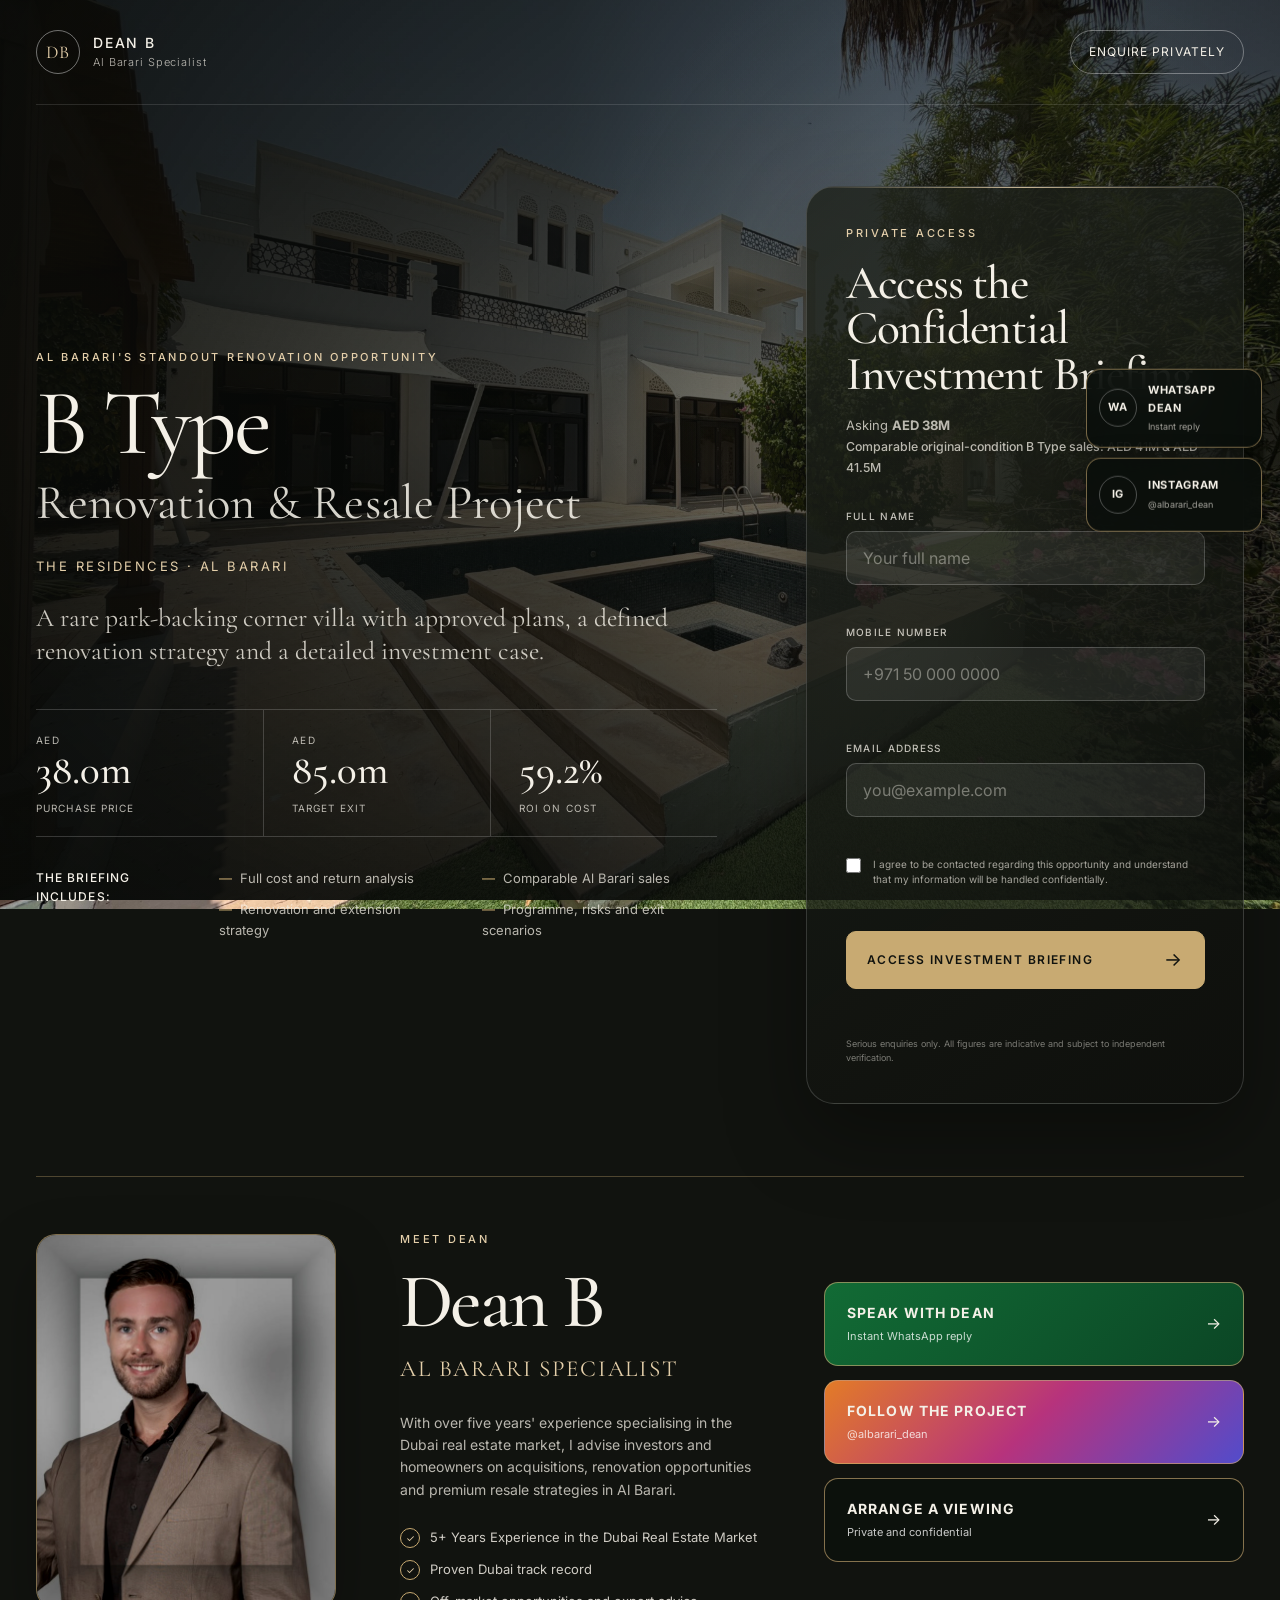
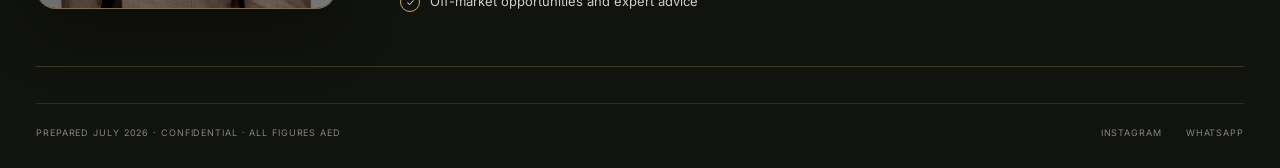
<file: index.html>
<!DOCTYPE html>
<html lang="en">
<head>
  <meta charset="UTF-8">
  <meta name="viewport" content="width=device-width, initial-scale=1.0">
  <meta name="theme-color" content="#11130f">

  <title>B Type Renovation Project | The Residences, Al Barari</title>
  <meta
    name="description"
    content="Register to access the confidential investment briefing for a B Type renovation and resale opportunity in The Residences, Al Barari."
  >
  <meta name="robots" content="index, follow">

  <meta property="og:title" content="B Type Renovation Project | Al Barari">
  <meta
    property="og:description"
    content="Confidential investment opportunity in The Residences, Al Barari."
  >
  <meta property="og:type" content="website">
  <meta property="og:image" content="images/hero.jpg">

  <link rel="preconnect" href="https://fonts.googleapis.com">
  <link rel="preconnect" href="https://fonts.gstatic.com" crossorigin>
  <link
    href="https://fonts.googleapis.com/css2?family=Cormorant+Garamond:wght@400;500;600&family=Inter:wght@300;400;500;600&display=swap"
    rel="stylesheet"
  >
  <link rel="stylesheet" href="style.css">
<!-- Meta Pixel Code -->
<script>
!function(f,b,e,v,n,t,s)
{if(f.fbq)return;n=f.fbq=function(){n.callMethod?
n.callMethod.apply(n,arguments):n.queue.push(arguments)};
if(!f._fbq)f._fbq=n;n.push=n;n.loaded=!0;n.version='2.0';
n.queue=[];t=b.createElement(e);t.async=!0;
t.src=v;s=b.getElementsByTagName(e)[0];
s.parentNode.insertBefore(t,s)}(window, document,'script',
'https://connect.facebook.net/en_US/fbevents.js');
fbq('init', '1545756273663052');
fbq('track', 'PageView');
</script>
<noscript><img height="1" width="1" style="display:none"
src="https://www.facebook.com/tr?id=1545756273663052&ev=PageView&noscript=1"
/></noscript>
<!-- End Meta Pixel Code -->
</head>

<body>
  <div class="site-shell">
    <div class="background" aria-hidden="true"></div>
    <div class="background-overlay" aria-hidden="true"></div>

    <header class="topbar">
      <a class="brand" href="#top" aria-label="Dean B, Al Barari Specialist">
        <span class="brand-mark">DB</span>
        <span class="brand-text">
          <strong>Dean B</strong>
          <small>Al Barari Specialist</small>
        </span>
      </a>

      <a
        class="topbar-contact"
        href="https://wa.me/971504674850?text=Hi%20Dean%2C%20I%27d%20like%20to%20discuss%20the%20B%20Type%20renovation%20project."
        target="_blank"
        rel="noopener noreferrer"
      >
        Enquire privately
      </a>
    </header>

    <main id="top" class="hero">
      <section class="hero-copy" aria-labelledby="page-title">
        <p class="eyebrow">AL BARARI&#39;S STANDOUT RENOVATION OPPORTUNITY</p>

        <h1 id="page-title">
          B Type
          <span>Renovation &amp; Resale Project</span>
        </h1>

        <p class="location">The Residences · Al Barari</p>

        <p class="summary">
          A rare park-backing corner villa with approved plans, a defined
          renovation strategy and a detailed investment case.
        </p>

        <div class="metrics" aria-label="Headline project figures">
          <article class="metric">
            <span>AED</span>
            <strong>38.0m</strong>
            <small>Purchase price</small>
          </article>

          <article class="metric">
            <span>AED</span>
            <strong>85.0m</strong>
            <small>Target exit</small>
          </article>

          <article class="metric">
            <span></span>
            <strong>59.2%</strong>
            <small>ROI on cost</small>
          </article>
        </div>

        <div class="briefing-includes">
          <p>The briefing includes:</p>
          <ul>
            <li>Full cost and return analysis</li>
            <li>Comparable Al Barari sales</li>
            <li>Renovation and extension strategy</li>
            <li>Programme, risks and exit scenarios</li>
          </ul>
        </div>
      </section>

      <section class="form-panel" aria-labelledby="form-title">
        <div class="form-card">
          <p class="form-kicker">Private access</p>
          <h2 id="form-title">Access the Confidential Investment Briefing</h2>
          <p class="form-intro">
            Asking <strong>AED 38M</strong><br><span style="font-size:0.95em;font-weight:500;">Comparable original-condition B Type sales: AED 41M &amp; AED 41.5M</span>
          </p>

          <form
            id="lead-form"
            action="https://formspree.io/f/mvzeypjz"
            method="POST"
            novalidate
          >
            <div class="field">
              <label for="name">Full name</label>
              <input
                id="name"
                name="name"
                type="text"
                autocomplete="name"
                placeholder="Your full name"
                required
              >
              <span class="field-error" data-error-for="name"></span>
            </div>

            <div class="field">
              <label for="mobile">Mobile number</label>
              <input
                id="mobile"
                name="mobile"
                type="tel"
                autocomplete="tel"
                inputmode="tel"
                placeholder="+971 50 000 0000"
                required
              >
              <span class="field-error" data-error-for="mobile"></span>
            </div>

            <div class="field">
              <label for="email">Email address</label>
              <input
                id="email"
                name="email"
                type="email"
                autocomplete="email"
                inputmode="email"
                placeholder="you@example.com"
                required
              >
              <span class="field-error" data-error-for="email"></span>
            </div>

            <input
              type="text"
              name="_gotcha"
              tabindex="-1"
              autocomplete="off"
              class="honeypot"
              aria-hidden="true"
            >

            <input
              type="hidden"
              name="_subject"
              value="New lead: Al Barari B Type Renovation Project"
            >

            <input
              type="hidden"
              name="campaign"
              value="B Type Renovation Project - Al Barari"
            >

            <label class="consent">
              <input id="consent" name="consent" type="checkbox" required>
              <span>
                I agree to be contacted regarding this opportunity and
                understand that my information will be handled confidentially.
              </span>
            </label>
            <span class="field-error consent-error" data-error-for="consent"></span>

            <button id="submit-button" type="submit">
              <span class="button-label">Access investment briefing</span>
              <span class="button-icon" aria-hidden="true">→</span>
            </button>

            <p id="form-status" class="form-status" role="status" aria-live="polite"></p>
          </form>

          <p class="privacy-note">
            Serious enquiries only. All figures are indicative and subject to
            independent verification.
          </p>
        </div>
      </section>
    </main>


    <aside class="floating-social" aria-label="Contact Dean">
      <a
        class="floating-social-link whatsapp"
        href="https://wa.me/971504674850?text=Hi%20Dean%2C%20I%27d%20like%20to%20discuss%20the%20B%20Type%20renovation%20project."
        target="_blank"
        rel="noopener noreferrer"
      >
        <span class="social-icon" aria-hidden="true">WA</span>
        <span>
          <strong>WhatsApp Dean</strong>
          <small>Instant reply</small>
        </span>
      </a>

      <a
        class="floating-social-link instagram"
        href="https://www.instagram.com/albarari_dean/"
        target="_blank"
        rel="noopener noreferrer"
      >
        <span class="social-icon" aria-hidden="true">IG</span>
        <span>
          <strong>Instagram</strong>
          <small>@albarari_dean</small>
        </span>
      </a>
    </aside>


    <section class="meet-dean" aria-labelledby="meet-dean-title">
      <div class="meet-dean-inner">
        <div class="dean-photo-wrap">
          <img
            src="images/dean.jpg"
            alt="Dean B, Al Barari specialist"
            class="dean-photo"
            loading="lazy"
          >
        </div>

        <div class="dean-profile">
          <p class="eyebrow">Meet Dean</p>
          <h2 id="meet-dean-title">Dean B</h2>
          <p class="dean-role">Al Barari Specialist</p>
          <p class="dean-copy">
            With over five years' experience specialising in the Dubai real
            estate market, I advise investors and homeowners on acquisitions,
            renovation opportunities and premium resale strategies in Al Barari.
          </p>

          <ul class="dean-points">
            <li>5+ Years Experience in the Dubai Real Estate Market</li>
            <li>Proven Dubai track record</li>
            <li>Off-market opportunities and expert advice</li>
          </ul>
        </div>

        <div class="dean-actions">
          <a
            class="dean-action whatsapp-action"
            href="https://wa.me/971504674850?text=Hi%20Dean%2C%20I%27d%20like%20to%20discuss%20the%20B%20Type%20renovation%20project."
            target="_blank"
            rel="noopener noreferrer"
          >
            <span>
              <strong>Speak with Dean</strong>
              <small>Instant WhatsApp reply</small>
            </span>
            <span aria-hidden="true">→</span>
          </a>

          <a
            class="dean-action instagram-action"
            href="https://www.instagram.com/albarari_dean/"
            target="_blank"
            rel="noopener noreferrer"
          >
            <span>
              <strong>Follow the project</strong>
              <small>@albarari_dean</small>
            </span>
            <span aria-hidden="true">→</span>
          </a>

          <a
            class="dean-action viewing-action"
            href="https://wa.me/971504674850?text=Hi%20Dean%2C%20I%27d%20like%20to%20arrange%20a%20private%20viewing%20for%20the%20B%20Type%20project."
            target="_blank"
            rel="noopener noreferrer"
          >
            <span>
              <strong>Arrange a viewing</strong>
              <small>Private and confidential</small>
            </span>
            <span aria-hidden="true">→</span>
          </a>
        </div>
      </div>
    </section>

    <footer class="footer">
      <p>Prepared July 2026 · Confidential · All figures AED</p>
      <div class="footer-links">
        <a
          href="https://www.instagram.com/albarari_dean/"
          target="_blank"
          rel="noopener noreferrer"
        >
          Instagram
        </a>
        <a
          href="https://wa.me/971504674850"
          target="_blank"
          rel="noopener noreferrer"
        >
          WhatsApp
        </a>
      </div>
    </footer>
  </div>

  <script src="script.js"></script>
</body>
</html>
</file>
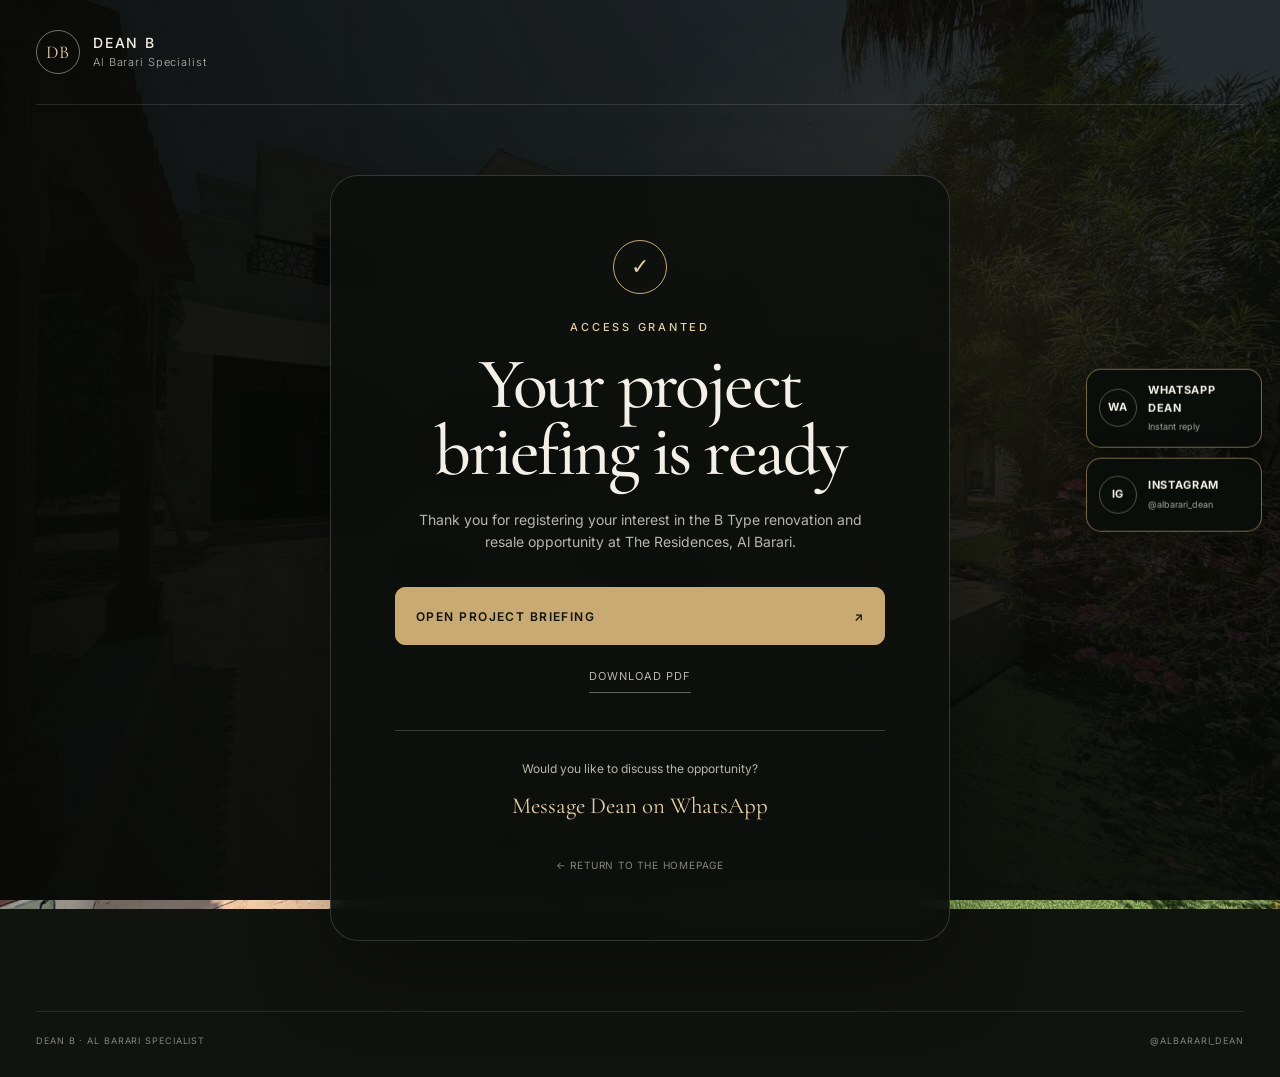
<file: thankyou.html>
<!DOCTYPE html>
<html lang="en">
<head>
  <meta charset="UTF-8">
  <meta name="viewport" content="width=device-width, initial-scale=1.0">
  <meta name="theme-color" content="#11130f">
  <title>Your Briefing Is Ready | Al Barari</title>
  <meta name="description" content="Access the B Type Renovation Project briefing.">

  <link rel="preconnect" href="https://fonts.googleapis.com">
  <link rel="preconnect" href="https://fonts.gstatic.com" crossorigin>
  <link
    href="https://fonts.googleapis.com/css2?family=Cormorant+Garamond:wght@400;500;600&family=Inter:wght@300;400;500;600&display=swap"
    rel="stylesheet"
  >
  <link rel="stylesheet" href="style.css">
<!-- Meta Pixel Code -->
<script>
!function(f,b,e,v,n,t,s)
{if(f.fbq)return;n=f.fbq=function(){n.callMethod?
n.callMethod.apply(n,arguments):n.queue.push(arguments)};
if(!f._fbq)f._fbq=n;n.push=n;n.loaded=!0;n.version='2.0';
n.queue=[];t=b.createElement(e);t.async=!0;
t.src=v;s=b.getElementsByTagName(e)[0];
s.parentNode.insertBefore(t,s)}(window, document,'script',
'https://connect.facebook.net/en_US/fbevents.js');
fbq('init', '1545756273663052');
fbq('track', 'PageView');
</script>
<noscript><img height="1" width="1" style="display:none"
src="https://www.facebook.com/tr?id=1545756273663052&ev=PageView&noscript=1"
/></noscript>
<!-- End Meta Pixel Code -->
<!-- Meta Lead Event -->
<script>
if (typeof fbq === 'function') {
  fbq('track', 'Lead');
}
</script>
<!-- End Meta Lead Event -->
</head>

<body class="thankyou-page">
  <div class="site-shell">
    <div class="background" aria-hidden="true"></div>
    <div class="background-overlay thankyou-overlay" aria-hidden="true"></div>

    <header class="topbar">
      <a class="brand" href="index.html" aria-label="Return to homepage">
        <span class="brand-mark">DB</span>
        <span class="brand-text">
          <strong>Dean B</strong>
          <small>Al Barari Specialist</small>
        </span>
      </a>
    </header>

    <main class="thankyou-main">
      <section class="thankyou-card">
        <div class="success-mark" aria-hidden="true">✓</div>

        <p class="eyebrow">Access granted</p>
        <h1>Your project briefing is ready</h1>

        <p class="thankyou-copy">
          Thank you for registering your interest in the B Type renovation and
          resale opportunity at The Residences, Al Barari.
        </p>

        <a
          class="primary-action"
          href="files/brochure.pdf"
          target="_blank"
          rel="noopener noreferrer"
        >
          <span>Open project briefing</span>
          <span aria-hidden="true">↗</span>
        </a>

        <a
          class="secondary-action"
          href="files/brochure.pdf"
          download="Al-Barari-B-Type-Renovation-Project.pdf"
        >
          Download PDF
        </a>

        <div class="contact-block">
          <p>Would you like to discuss the opportunity?</p>
          <a
            href="https://wa.me/971504674850?text=Hi%20Dean%2C%20I%27ve%20reviewed%20the%20B%20Type%20Renovation%20Project%20briefing%20and%20would%20like%20to%20discuss%20it."
            target="_blank"
            rel="noopener noreferrer"
          >
            Message Dean on WhatsApp
          </a>
        </div>

        <a class="return-link" href="index.html">← Return to the homepage</a>
      </section>
    </main>


    <aside class="floating-social" aria-label="Contact Dean">
      <a
        class="floating-social-link whatsapp"
        href="https://wa.me/971504674850?text=Hi%20Dean%2C%20I%27d%20like%20to%20discuss%20the%20B%20Type%20renovation%20project."
        target="_blank"
        rel="noopener noreferrer"
      >
        <span class="social-icon" aria-hidden="true">WA</span>
        <span>
          <strong>WhatsApp Dean</strong>
          <small>Instant reply</small>
        </span>
      </a>

      <a
        class="floating-social-link instagram"
        href="https://www.instagram.com/albarari_dean/"
        target="_blank"
        rel="noopener noreferrer"
      >
        <span class="social-icon" aria-hidden="true">IG</span>
        <span>
          <strong>Instagram</strong>
          <small>@albarari_dean</small>
        </span>
      </a>
    </aside>

    <footer class="footer">
      <p>Dean B · Al Barari Specialist</p>
      <div class="footer-links">
        <a
          href="https://www.instagram.com/albarari_dean/"
          target="_blank"
          rel="noopener noreferrer"
        >
          @albarari_dean
        </a>
      </div>
    </footer>
  </div>
</body>
</html>
</file>
<file: style.css>
/* -------------------------------------------------------
   Al Barari B Type Renovation Project
   Luxury lead-capture microsite
-------------------------------------------------------- */

:root {
  --ink: #11130f;
  --ink-soft: #1b1e18;
  --cream: #f4f0e7;
  --cream-muted: rgba(244, 240, 231, 0.74);
  --white: #ffffff;
  --gold: #c8aa72;
  --gold-light: #e4cfaa;
  --line: rgba(255, 255, 255, 0.18);
  --glass: rgba(18, 21, 17, 0.72);
  --glass-strong: rgba(13, 15, 12, 0.88);
  --danger: #ffd1cc;
  --success: #d5e7ce;
  --shadow: 0 30px 80px rgba(0, 0, 0, 0.34);
  --radius-large: 28px;
  --radius-medium: 16px;
  --transition: 220ms ease;
}

*,
*::before,
*::after {
  box-sizing: border-box;
}

html {
  min-height: 100%;
  scroll-behavior: smooth;
}

body {
  min-height: 100vh;
  margin: 0;
  background: var(--ink);
  color: var(--cream);
  font-family: "Inter", Arial, sans-serif;
  font-size: 16px;
  line-height: 1.6;
  -webkit-font-smoothing: antialiased;
}

a {
  color: inherit;
  text-decoration: none;
}

button,
input {
  font: inherit;
}

button,
a {
  -webkit-tap-highlight-color: transparent;
}

.site-shell {
  position: relative;
  display: flex;
  min-height: 100vh;
  flex-direction: column;
  overflow: hidden;
  isolation: isolate;
}

.background {
  position: fixed;
  z-index: -3;
  inset: 0;
  background:
    url("images/hero.jpg")
    center center / cover
    no-repeat;
  transform: scale(1.02);
}

.background-overlay {
  position: fixed;
  z-index: -2;
  inset: 0;
  background:
    linear-gradient(
      90deg,
      rgba(8, 10, 8, 0.9) 0%,
      rgba(8, 10, 8, 0.7) 44%,
      rgba(8, 10, 8, 0.42) 70%,
      rgba(8, 10, 8, 0.58) 100%
    ),
    linear-gradient(
      180deg,
      rgba(8, 10, 8, 0.48) 0%,
      rgba(8, 10, 8, 0.08) 48%,
      rgba(8, 10, 8, 0.72) 100%
    );
}

.background-overlay::after {
  position: absolute;
  inset: 0;
  content: "";
  background:
    radial-gradient(
      circle at 75% 35%,
      rgba(200, 170, 114, 0.09),
      transparent 34%
    );
}

.topbar {
  display: flex;
  width: min(1440px, calc(100% - 72px));
  margin: 0 auto;
  padding: 30px 0;
  align-items: center;
  justify-content: space-between;
  border-bottom: 1px solid rgba(255, 255, 255, 0.12);
}

.brand {
  display: inline-flex;
  align-items: center;
  gap: 13px;
}

.brand-mark {
  display: grid;
  width: 44px;
  height: 44px;
  place-items: center;
  border: 1px solid rgba(255, 255, 255, 0.42);
  border-radius: 50%;
  color: var(--gold-light);
  font-family: "Cormorant Garamond", Georgia, serif;
  font-size: 18px;
  letter-spacing: 0.06em;
}

.brand-text {
  display: flex;
  flex-direction: column;
  line-height: 1.2;
}

.brand-text strong {
  font-size: 14px;
  font-weight: 500;
  letter-spacing: 0.13em;
  text-transform: uppercase;
}

.brand-text small {
  margin-top: 4px;
  color: var(--cream-muted);
  font-size: 11px;
  font-weight: 300;
  letter-spacing: 0.08em;
}

.topbar-contact {
  padding: 11px 18px;
  border: 1px solid rgba(255, 255, 255, 0.34);
  border-radius: 999px;
  font-size: 12px;
  letter-spacing: 0.09em;
  text-transform: uppercase;
  transition:
    border-color var(--transition),
    background-color var(--transition),
    color var(--transition);
}

.topbar-contact:hover,
.topbar-contact:focus-visible {
  border-color: var(--gold);
  background: var(--gold);
  color: var(--ink);
  outline: none;
}

.hero {
  display: grid;
  width: min(1440px, calc(100% - 72px));
  flex: 1;
  grid-template-columns: minmax(0, 1.12fr) minmax(390px, 0.72fr);
  gap: clamp(56px, 7vw, 120px);
  margin: 0 auto;
  padding: clamp(70px, 9vh, 126px) 0 72px;
  align-items: center;
}

.hero-copy {
  max-width: 780px;
  animation: fade-up 800ms 80ms both;
}

.eyebrow,
.form-kicker {
  margin: 0 0 18px;
  color: var(--gold-light);
  font-size: 11px;
  font-weight: 500;
  letter-spacing: 0.25em;
  text-transform: uppercase;
}

.hero h1 {
  max-width: 790px;
  margin: 0;
  font-family: "Cormorant Garamond", Georgia, serif;
  font-size: clamp(58px, 7.3vw, 112px);
  font-weight: 400;
  letter-spacing: -0.035em;
  line-height: 0.83;
  text-wrap: balance;
}

.hero h1 span {
  display: block;
  margin-top: 16px;
  color: rgba(244, 240, 231, 0.88);
  font-size: 0.52em;
  letter-spacing: 0.005em;
  line-height: 1.02;
}

.location {
  margin: 28px 0 0;
  color: var(--gold-light);
  font-size: 13px;
  letter-spacing: 0.19em;
  text-transform: uppercase;
}

.summary {
  max-width: 650px;
  margin: 25px 0 0;
  color: rgba(244, 240, 231, 0.82);
  font-family: "Cormorant Garamond", Georgia, serif;
  font-size: clamp(22px, 2vw, 31px);
  font-weight: 400;
  line-height: 1.28;
}

.metrics {
  display: grid;
  max-width: 690px;
  grid-template-columns: repeat(3, minmax(0, 1fr));
  margin-top: 42px;
  border-top: 1px solid var(--line);
  border-bottom: 1px solid var(--line);
}

.metric {
  min-height: 118px;
  padding: 22px 24px 20px 0;
}

.metric + .metric {
  padding-left: 28px;
  border-left: 1px solid var(--line);
}

.metric > span {
  display: block;
  min-height: 17px;
  color: var(--cream-muted);
  font-size: 10px;
  letter-spacing: 0.13em;
}

.metric strong {
  display: block;
  margin-top: 1px;
  font-family: "Cormorant Garamond", Georgia, serif;
  font-size: clamp(32px, 3.2vw, 48px);
  font-weight: 500;
  line-height: 1;
}

.metric small {
  display: block;
  margin-top: 9px;
  color: var(--cream-muted);
  font-size: 10px;
  letter-spacing: 0.11em;
  text-transform: uppercase;
}

.briefing-includes {
  display: grid;
  max-width: 700px;
  grid-template-columns: 155px 1fr;
  gap: 28px;
  margin-top: 31px;
  color: var(--cream-muted);
}

.briefing-includes p {
  margin: 0;
  color: var(--cream);
  font-size: 12px;
  font-weight: 500;
  letter-spacing: 0.09em;
  text-transform: uppercase;
}

.briefing-includes ul {
  display: grid;
  grid-template-columns: repeat(2, minmax(0, 1fr));
  gap: 10px 28px;
  margin: 0;
  padding: 0;
  list-style: none;
  font-size: 13px;
}

.briefing-includes li::before {
  margin-right: 8px;
  color: var(--gold);
  content: "—";
}

.form-panel {
  animation: fade-up 850ms 220ms both;
}

.form-card {
  position: relative;
  overflow: hidden;
  padding: clamp(30px, 3vw, 48px);
  border: 1px solid rgba(255, 255, 255, 0.16);
  border-radius: var(--radius-large);
  background:
    linear-gradient(
      145deg,
      rgba(30, 34, 27, 0.82),
      rgba(13, 15, 12, 0.74)
    );
  box-shadow: var(--shadow);
  backdrop-filter: blur(22px);
  -webkit-backdrop-filter: blur(22px);
}

.form-card::before {
  position: absolute;
  top: 0;
  right: 0;
  left: 0;
  height: 1px;
  content: "";
  background:
    linear-gradient(
      90deg,
      transparent,
      rgba(228, 207, 170, 0.85),
      transparent
    );
}

.form-card h2 {
  margin: 0;
  font-family: "Cormorant Garamond", Georgia, serif;
  font-size: clamp(38px, 3.7vw, 56px);
  font-weight: 500;
  letter-spacing: -0.025em;
  line-height: 0.96;
}

.form-intro {
  margin: 18px 0 30px;
  color: var(--cream-muted);
  font-size: 13px;
}

.field {
  position: relative;
  margin-top: 17px;
}

.field label {
  display: block;
  margin-bottom: 7px;
  color: rgba(244, 240, 231, 0.78);
  font-size: 10px;
  font-weight: 500;
  letter-spacing: 0.13em;
  text-transform: uppercase;
}

.field input {
  width: 100%;
  height: 54px;
  padding: 0 16px;
  border: 1px solid rgba(255, 255, 255, 0.2);
  border-radius: 10px;
  background: rgba(255, 255, 255, 0.07);
  color: var(--cream);
  outline: none;
  transition:
    border-color var(--transition),
    background-color var(--transition),
    box-shadow var(--transition);
}

.field input::placeholder {
  color: rgba(244, 240, 231, 0.41);
}

.field input:hover {
  border-color: rgba(255, 255, 255, 0.34);
}

.field input:focus {
  border-color: var(--gold);
  background: rgba(255, 255, 255, 0.1);
  box-shadow: 0 0 0 3px rgba(200, 170, 114, 0.12);
}

.field input[aria-invalid="true"] {
  border-color: rgba(255, 161, 150, 0.8);
}

.field-error {
  display: block;
  min-height: 18px;
  margin-top: 4px;
  color: var(--danger);
  font-size: 11px;
}

.consent {
  display: grid;
  grid-template-columns: 17px 1fr;
  gap: 10px;
  margin-top: 18px;
  align-items: start;
  color: rgba(244, 240, 231, 0.65);
  cursor: pointer;
  font-size: 10px;
  line-height: 1.5;
}

.consent input {
  width: 15px;
  height: 15px;
  margin: 1px 0 0;
  accent-color: var(--gold);
}

.consent-error {
  margin-left: 27px;
}

.honeypot {
  position: absolute !important;
  left: -9999px !important;
  opacity: 0 !important;
}

#submit-button,
.primary-action {
  display: flex;
  width: 100%;
  min-height: 58px;
  margin-top: 22px;
  padding: 0 20px;
  align-items: center;
  justify-content: space-between;
  border: 1px solid var(--gold);
  border-radius: 10px;
  background: var(--gold);
  color: var(--ink);
  cursor: pointer;
  font-size: 12px;
  font-weight: 600;
  letter-spacing: 0.12em;
  text-transform: uppercase;
  transition:
    transform var(--transition),
    background-color var(--transition),
    border-color var(--transition),
    color var(--transition);
}

#submit-button:hover,
#submit-button:focus-visible,
.primary-action:hover,
.primary-action:focus-visible {
  transform: translateY(-2px);
  border-color: var(--gold-light);
  background: var(--gold-light);
  outline: none;
}

#submit-button:disabled {
  cursor: wait;
  opacity: 0.72;
  transform: none;
}

.button-icon {
  font-size: 19px;
  font-weight: 400;
  transition: transform var(--transition);
}

#submit-button:hover .button-icon {
  transform: translateX(4px);
}

.form-status {
  min-height: 22px;
  margin: 12px 0 0;
  color: var(--success);
  font-size: 12px;
}

.form-status.is-error {
  color: var(--danger);
}

.privacy-note {
  margin: 14px 0 0;
  color: rgba(244, 240, 231, 0.47);
  font-size: 9px;
  line-height: 1.55;
}

.footer {
  display: flex;
  width: min(1440px, calc(100% - 72px));
  margin: auto auto 0;
  padding: 22px 0 28px;
  align-items: center;
  justify-content: space-between;
  border-top: 1px solid rgba(255, 255, 255, 0.1);
  color: rgba(244, 240, 231, 0.52);
  font-size: 9px;
  letter-spacing: 0.1em;
  text-transform: uppercase;
}

.footer p {
  margin: 0;
}

.footer-links {
  display: flex;
  gap: 24px;
}

.footer-links a {
  transition: color var(--transition);
}

.footer-links a:hover,
.footer-links a:focus-visible {
  color: var(--gold-light);
  outline: none;
}

/* Thank-you page */

.thankyou-overlay {
  background:
    linear-gradient(
      90deg,
      rgba(8, 10, 8, 0.92),
      rgba(8, 10, 8, 0.66)
    ),
    linear-gradient(
      180deg,
      rgba(8, 10, 8, 0.45),
      rgba(8, 10, 8, 0.78)
    );
}

.thankyou-main {
  display: grid;
  width: min(1440px, calc(100% - 72px));
  flex: 1;
  margin: 0 auto;
  padding: 70px 0;
  place-items: center;
}

.thankyou-card {
  width: min(620px, 100%);
  padding: clamp(36px, 5vw, 68px);
  border: 1px solid rgba(255, 255, 255, 0.16);
  border-radius: var(--radius-large);
  background: var(--glass-strong);
  box-shadow: var(--shadow);
  text-align: center;
  backdrop-filter: blur(24px);
  -webkit-backdrop-filter: blur(24px);
  animation: fade-up 750ms both;
}

.success-mark {
  display: grid;
  width: 54px;
  height: 54px;
  margin: 0 auto 25px;
  place-items: center;
  border: 1px solid var(--gold);
  border-radius: 50%;
  color: var(--gold-light);
  font-family: Georgia, serif;
  font-size: 22px;
}

.thankyou-card .eyebrow {
  margin-bottom: 14px;
}

.thankyou-card h1 {
  margin: 0;
  font-family: "Cormorant Garamond", Georgia, serif;
  font-size: clamp(48px, 6vw, 72px);
  font-weight: 500;
  letter-spacing: -0.035em;
  line-height: 0.93;
}

.thankyou-copy {
  max-width: 470px;
  margin: 24px auto 0;
  color: var(--cream-muted);
  font-size: 14px;
}

.primary-action {
  margin-top: 34px;
}

.secondary-action {
  display: inline-block;
  margin-top: 17px;
  padding: 6px 0;
  border-bottom: 1px solid rgba(255, 255, 255, 0.35);
  color: var(--cream-muted);
  font-size: 11px;
  letter-spacing: 0.09em;
  text-transform: uppercase;
  transition:
    color var(--transition),
    border-color var(--transition);
}

.secondary-action:hover,
.secondary-action:focus-visible {
  border-color: var(--gold);
  color: var(--gold-light);
  outline: none;
}

.contact-block {
  margin-top: 37px;
  padding-top: 28px;
  border-top: 1px solid var(--line);
}

.contact-block p {
  margin: 0 0 10px;
  color: var(--cream-muted);
  font-size: 12px;
}

.contact-block a {
  color: var(--gold-light);
  font-family: "Cormorant Garamond", Georgia, serif;
  font-size: 23px;
}

.return-link {
  display: inline-block;
  margin-top: 32px;
  color: rgba(244, 240, 231, 0.52);
  font-size: 10px;
  letter-spacing: 0.08em;
  text-transform: uppercase;
  transition: color var(--transition);
}

.return-link:hover,
.return-link:focus-visible {
  color: var(--cream);
  outline: none;
}

@keyframes fade-up {
  from {
    opacity: 0;
    transform: translateY(22px);
  }

  to {
    opacity: 1;
    transform: translateY(0);
  }
}

@media (max-width: 1100px) {
  .hero {
    grid-template-columns: minmax(0, 1fr) minmax(350px, 0.72fr);
    gap: 44px;
  }

  .briefing-includes {
    grid-template-columns: 1fr;
    gap: 12px;
  }

  .briefing-includes ul {
    grid-template-columns: 1fr;
  }
}

@media (max-width: 860px) {
  .background {
    background-position: 56% center;
  }

  .background-overlay {
    background:
      linear-gradient(
        180deg,
        rgba(8, 10, 8, 0.78) 0%,
        rgba(8, 10, 8, 0.48) 38%,
        rgba(8, 10, 8, 0.9) 100%
      );
  }

  .topbar,
  .hero,
  .footer,
  .thankyou-main {
    width: min(100% - 40px, 680px);
  }

  .topbar {
    padding-top: 22px;
  }

  .hero {
    grid-template-columns: 1fr;
    gap: 48px;
    padding-top: 64px;
  }

  .hero-copy {
    max-width: 650px;
  }

  .hero h1 {
    font-size: clamp(54px, 14vw, 86px);
  }

  .summary {
    max-width: 560px;
  }

  .form-panel {
    max-width: 620px;
  }

  .footer {
    margin-top: 20px;
  }
}

@media (max-width: 580px) {
  .topbar,
  .hero,
  .footer,
  .thankyou-main {
    width: calc(100% - 28px);
  }

  .topbar-contact {
    display: none;
  }

  .brand-mark {
    width: 40px;
    height: 40px;
  }

  .hero {
    gap: 38px;
    padding: 48px 0 44px;
  }

  .hero h1 {
    font-size: clamp(50px, 16vw, 72px);
  }

  .location {
    font-size: 10px;
  }

  .summary {
    font-size: 22px;
  }

  .metrics {
    grid-template-columns: 1fr;
    margin-top: 32px;
  }

  .metric {
    display: grid;
    min-height: 80px;
    grid-template-columns: 42px 1fr 1fr;
    padding: 17px 0;
    align-items: center;
  }

  .metric + .metric {
    padding-left: 0;
    border-top: 1px solid var(--line);
    border-left: 0;
  }

  .metric > span {
    min-height: auto;
  }

  .metric strong {
    margin: 0;
    font-size: 34px;
  }

  .metric small {
    margin: 0;
    text-align: right;
  }

  .briefing-includes {
    display: none;
  }

  .form-card {
    padding: 28px 20px;
    border-radius: 20px;
  }

  .form-card h2 {
    font-size: 42px;
  }

  .footer {
    flex-direction: column;
    gap: 12px;
    align-items: flex-start;
  }

  .thankyou-card {
    padding: 40px 22px;
    border-radius: 20px;
  }

  .thankyou-card h1 {
    font-size: 50px;
  }
}

@media (prefers-reduced-motion: reduce) {
  *,
  *::before,
  *::after {
    scroll-behavior: auto !important;
    animation-duration: 0.01ms !important;
    animation-iteration-count: 1 !important;
    transition-duration: 0.01ms !important;
  }
}


/* Prominent social links and Meet Dean section */

.floating-social {
  position: fixed;
  z-index: 20;
  top: 50%;
  right: 18px;
  display: grid;
  gap: 10px;
  width: 176px;
  transform: translateY(-50%);
}

.floating-social-link {
  display: grid;
  grid-template-columns: 38px 1fr;
  gap: 11px;
  min-height: 74px;
  padding: 12px;
  align-items: center;
  border: 1px solid rgba(200, 170, 114, 0.58);
  border-radius: 15px;
  background: rgba(10, 14, 11, 0.88);
  box-shadow: 0 12px 34px rgba(0, 0, 0, 0.28);
  backdrop-filter: blur(16px);
  -webkit-backdrop-filter: blur(16px);
  transition: transform var(--transition), border-color var(--transition), background var(--transition);
}

.floating-social-link:hover,
.floating-social-link:focus-visible {
  transform: translateX(-5px);
  border-color: var(--gold-light);
  outline: none;
}

.floating-social-link.whatsapp:hover {
  background: rgba(18, 86, 48, 0.94);
}

.floating-social-link.instagram:hover {
  background: linear-gradient(135deg, rgba(245, 133, 41, 0.92), rgba(193, 53, 132, 0.94), rgba(88, 81, 219, 0.92));
}

.social-icon {
  display: grid;
  width: 38px;
  height: 38px;
  place-items: center;
  border: 1px solid rgba(255,255,255,0.28);
  border-radius: 50%;
  font-size: 11px;
  font-weight: 700;
  letter-spacing: 0.08em;
}

.floating-social-link strong,
.floating-social-link small {
  display: block;
}

.floating-social-link strong {
  font-size: 11px;
  letter-spacing: 0.06em;
  text-transform: uppercase;
}

.floating-social-link small {
  margin-top: 3px;
  color: rgba(244, 240, 231, 0.66);
  font-size: 9px;
}

.meet-dean {
  position: relative;
  z-index: 1;
  width: min(1440px, calc(100% - 72px));
  margin: 0 auto 36px;
  padding: 54px 0;
  border-top: 1px solid rgba(200, 170, 114, 0.34);
  border-bottom: 1px solid rgba(200, 170, 114, 0.24);
}

.meet-dean-inner {
  display: grid;
  grid-template-columns: minmax(220px, 300px) minmax(260px, 1fr) minmax(300px, 420px);
  gap: clamp(32px, 5vw, 70px);
  align-items: center;
}

.dean-photo-wrap {
  overflow: hidden;
  aspect-ratio: 4 / 5;
  border: 1px solid rgba(200, 170, 114, 0.58);
  border-radius: 20px;
  background: rgba(255,255,255,0.05);
  box-shadow: 0 24px 60px rgba(0,0,0,0.28);
}

.dean-photo {
  width: 100%;
  height: 100%;
  object-fit: cover;
  object-position: center 24%;
  filter: brightness(0.92) contrast(1.06) saturate(0.94);
}

.dean-profile h2 {
  margin: 0;
  font-family: "Cormorant Garamond", Georgia, serif;
  font-size: clamp(54px, 6vw, 82px);
  font-weight: 500;
  letter-spacing: -0.035em;
  line-height: 0.9;
}

.dean-role {
  margin: 15px 0 0;
  color: var(--gold-light);
  font-family: "Cormorant Garamond", Georgia, serif;
  font-size: 23px;
  letter-spacing: 0.08em;
  text-transform: uppercase;
}

.dean-copy {
  max-width: 540px;
  margin: 24px 0 0;
  color: var(--cream-muted);
  font-size: 14px;
}

.dean-points {
  display: grid;
  gap: 11px;
  margin: 26px 0 0;
  padding: 0;
  list-style: none;
  color: rgba(244, 240, 231, 0.84);
  font-size: 13px;
}

.dean-points li::before {
  display: inline-grid;
  width: 20px;
  height: 20px;
  margin-right: 10px;
  place-items: center;
  border: 1px solid var(--gold);
  border-radius: 50%;
  color: var(--gold-light);
  content: "✓";
  font-size: 10px;
}

.dean-actions {
  display: grid;
  gap: 14px;
}

.dean-action {
  display: flex;
  min-height: 84px;
  padding: 18px 22px;
  align-items: center;
  justify-content: space-between;
  border: 1px solid rgba(200, 170, 114, 0.64);
  border-radius: 14px;
  background: rgba(12, 17, 13, 0.84);
  transition: transform var(--transition), border-color var(--transition), filter var(--transition);
}

.dean-action:hover,
.dean-action:focus-visible {
  transform: translateY(-3px);
  border-color: var(--gold-light);
  filter: brightness(1.08);
  outline: none;
}

.whatsapp-action {
  background: linear-gradient(135deg, rgba(18, 114, 56, 0.93), rgba(11, 75, 39, 0.92));
}

.instagram-action {
  background: linear-gradient(135deg, rgba(245, 133, 41, 0.92), rgba(193, 53, 132, 0.94), rgba(88, 81, 219, 0.92));
}

.dean-action strong,
.dean-action small {
  display: block;
}

.dean-action strong {
  font-size: 14px;
  letter-spacing: 0.08em;
  text-transform: uppercase;
}

.dean-action small {
  margin-top: 4px;
  color: rgba(255,255,255,0.78);
  font-size: 11px;
}

@media (max-width: 1180px) {
  .floating-social {
    right: 10px;
    width: 150px;
  }

  .meet-dean-inner {
    grid-template-columns: 240px 1fr;
  }

  .dean-actions {
    grid-column: 1 / -1;
    grid-template-columns: repeat(3, minmax(0, 1fr));
  }
}

@media (max-width: 860px) {
  .floating-social {
    top: auto;
    right: 14px;
    bottom: 14px;
    left: 14px;
    width: auto;
    grid-template-columns: repeat(2, minmax(0, 1fr));
    transform: none;
  }

  .floating-social-link {
    min-height: 58px;
    grid-template-columns: 34px 1fr;
    padding: 10px;
  }

  .social-icon {
    width: 34px;
    height: 34px;
  }

  .meet-dean {
    width: min(100% - 40px, 680px);
  }

  .meet-dean-inner {
    grid-template-columns: 1fr;
  }

  .dean-photo-wrap {
    width: min(360px, 100%);
  }

  .dean-actions {
    grid-column: auto;
    grid-template-columns: 1fr;
  }

  .footer {
    padding-bottom: 104px;
  }
}

@media (max-width: 580px) {
  .floating-social-link small {
    display: none;
  }

  .floating-social-link strong {
    font-size: 9px;
  }

  .meet-dean {
    width: calc(100% - 28px);
    padding: 40px 0;
  }

  .dean-profile h2 {
    font-size: 58px;
  }

  .dean-role {
    font-size: 19px;
  }
}
</file>
